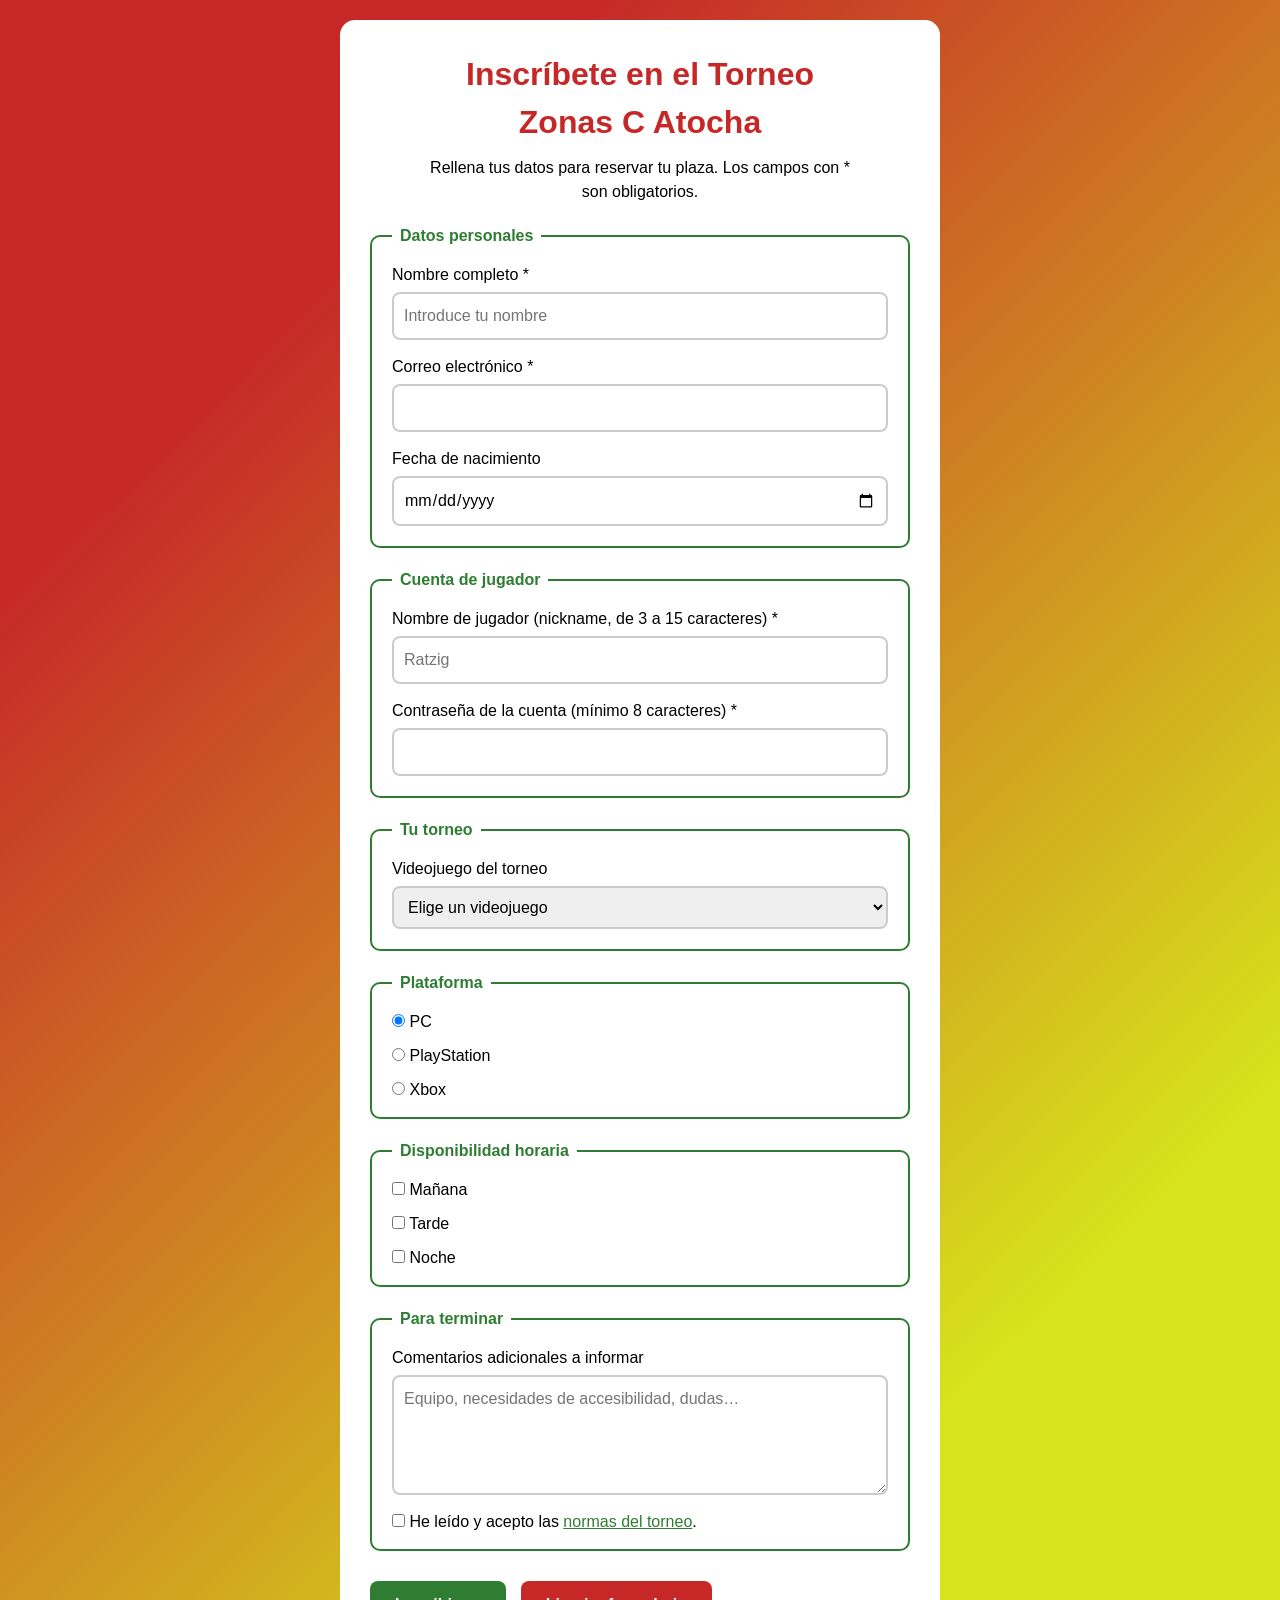
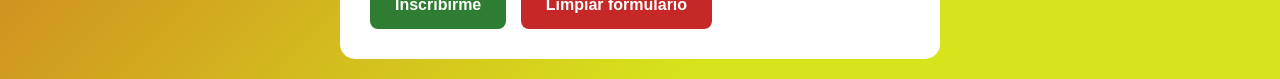
<file: index.html>
<!DOCTYPE html>
<html lang="es">
<head>
  <meta charset="UTF-8">
  <meta name="viewport" content="width=device-width, initial-scale=1">
  <title>Inscripción · Torneo Zonas C Atocha</title>
  <link rel="stylesheet" href="css/reset.css">
  <link rel="stylesheet" href="css/main.css">
</head>
<body>
  <main class="card">
    <h1>Inscríbete en el Torneo Zonas C Atocha</h1>
    <p class="sub">Rellena tus datos para reservar tu plaza. Los campos con * son obligatorios.</p>

    <form id="inscripcion" action="#" method="post">

      <fieldset>
        <legend>Datos personales</legend>

        <div class="field">
          <label for="nombre">Nombre completo *</label>
          <input type="text" id="nombre" name="nombre" placeholder="Introduce tu nombre" required>
        </div>

        <div class="field">
          <label for="email">Correo electrónico *</label>
          <input type="email" id="email" name="email" required>
        </div>

        <div class="field">
          <label for="nacimiento">Fecha de nacimiento</label>
          <input type="date" id="nacimiento" name="nacimiento" max="2010-11-12">
        </div>
      </fieldset>

      <fieldset>
        <legend>Cuenta de jugador</legend>

        <div class="field">
          <label for="nickname">Nombre de jugador (nickname, de 3 a 15 caracteres) *</label>
          <input type="text" id="nickname" name="nickname" minlength="3" maxlength="15" placeholder="Ratzig" required>
        </div>

        <div class="field">
          <label for="password">Contraseña de la cuenta (mínimo 8 caracteres) *</label>
          <input type="password" id="password" name="password" minlength="8" required>
        </div>
      </fieldset>

      <fieldset>
        <legend>Tu torneo</legend>

        <div class="field">
          <label for="juego">Videojuego del torneo</label>
          <select id="juego" name="juego">
            <option value="" selected>Elige un videojuego</option>
            <option value="arf">Arma Reforger</option>
            <option value="swh">Sex with Hitler</option>
            <option value="cs2">Counter-Strike 2</option>
            <option value="sq">Squad</option>
            <option value="aoe2">Age of Empires II</option>
            <option value="rocket-league">Rocket League</option>
          </select>
        </div>
      </fieldset>

      <fieldset>
        <legend>Plataforma</legend>

        <div class="opcion">
          <input type="radio" id="plat-pc" name="plataforma" value="pc" checked>
          <label for="plat-pc">PC</label>
        </div>
        <div class="opcion">
          <input type="radio" id="plat-ps" name="plataforma" value="ps">
          <label for="plat-ps">PlayStation</label>
        </div>
        <div class="opcion">
          <input type="radio" id="plat-xbox" name="plataforma" value="xbox">
          <label for="plat-xbox">Xbox</label>
        </div>
      </fieldset>

      <fieldset>
        <legend>Disponibilidad horaria</legend>

        <div class="opcion">
          <input type="checkbox" id="disp-manana" name="disponibilidad" value="manana">
          <label for="disp-manana">Mañana</label>
        </div>
        <div class="opcion">
          <input type="checkbox" id="disp-tarde" name="disponibilidad" value="tarde">
          <label for="disp-tarde">Tarde</label>
        </div>
        <div class="opcion">
          <input type="checkbox" id="disp-noche" name="disponibilidad" value="noche">
          <label for="disp-noche">Noche</label>
        </div>
      </fieldset>

      <fieldset>
        <legend>Para terminar</legend>

        <div class="field">
          <label for="comentarios">Comentarios adicionales a informar</label>
          <textarea id="comentarios" name="comentarios" rows="4" maxlength="500" placeholder="Equipo, necesidades de accesibilidad, dudas…"></textarea>
        </div>

        <div class="opcion">
          <input type="checkbox" id="normas" name="normas" value="aceptadas" required>
          <label for="normas">He leído y acepto las <a href="pages/normas.html" target="_blank">normas del torneo</a>.</label>
        </div>
      </fieldset>

      <button type="submit" class="btn-primary">Inscribirme</button>
      <button type="reset" class="btn-reset">Limpiar formulario</button>
    </form>
  </main>
</body>
</html>
</file>
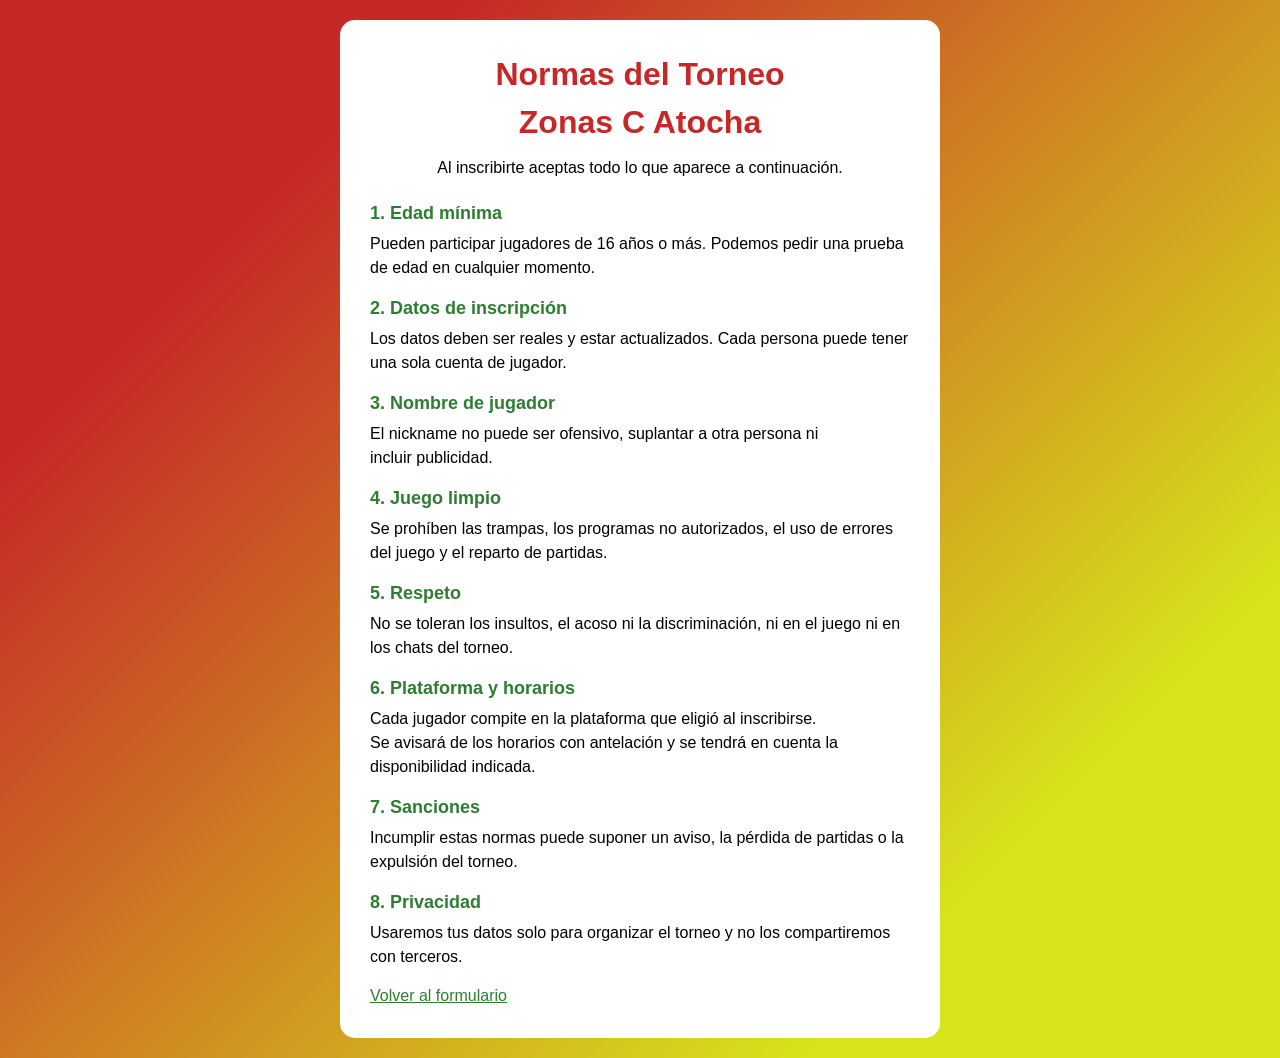
<file: pages/normas.html>
<!DOCTYPE html>
<html lang="es">
<head>
  <meta charset="UTF-8">
  <meta name="viewport" content="width=device-width, initial-scale=1">
  <title>Normas del torneo · Torneo Zonas C Atocha</title>
  <link rel="stylesheet" href="../css/reset.css">
  <link rel="stylesheet" href="../css/main.css">
</head>
<body>
  <main class="card">
    <h1>Normas del Torneo Zonas C Atocha</h1>
    <p class="sub">Al inscribirte aceptas todo lo que aparece a continuación.</p>

    <article>
      <h2>1. Edad mínima</h2>
      <p>Pueden participar jugadores de 16 años o más. Podemos pedir una prueba de edad en cualquier momento.</p>
    </article>
    <article>
      <h2>2. Datos de inscripción</h2>
      <p>Los datos deben ser reales y estar actualizados. Cada persona puede tener una sola cuenta de jugador.</p>
    </article>
    <article>
      <h2>3. Nombre de jugador</h2>
      <p>El nickname no puede ser ofensivo, suplantar a otra persona ni incluir publicidad.</p>
    </article>
    <article>
      <h2>4. Juego limpio</h2>
      <p>Se prohíben las trampas, los programas no autorizados, el uso de errores del juego y el reparto de partidas.</p>
    </article>
    <article>
      <h2>5. Respeto</h2>
      <p>No se toleran los insultos, el acoso ni la discriminación, ni en el juego ni en los chats del torneo.</p>
    </article>
    <article>
      <h2>6. Plataforma y horarios</h2>
      <p>Cada jugador compite en la plataforma que eligió al inscribirse. Se avisará de los horarios con antelación y se tendrá en cuenta la disponibilidad indicada.</p>
    </article>
    <article>
      <h2>7. Sanciones</h2>
      <p>Incumplir estas normas puede suponer un aviso, la pérdida de partidas o la expulsión del torneo.</p>
    </article>
    <article>
      <h2>8. Privacidad</h2>
      <p>Usaremos tus datos solo para organizar el torneo y no los compartiremos con terceros.</p>
    </article>

    <p><a href="../index.html">Volver al formulario</a></p>
  </main>
</body>
</html>
</file>
<file: css/main.css>
body {
  font-family: Arial, sans-serif;
  padding: 20px;
  min-height: 100vh;
  display: flex;
  justify-content: center;
  align-items: center;
  background: linear-gradient(135deg, #c62828 20%, #d7e41b 80%);
}

.card {
  width: 100%;
  max-width: 600px;
  padding: 30px;
  background: white;
  border-radius: 15px;
}

h1 {
  margin-bottom: 10px;
  text-align: center;
  color: #c62828;
}

.sub {
  margin-bottom: 20px;
  text-align: center;
}

fieldset {
  margin-bottom: 20px;
  padding: 15px 20px 5px;
  border: 2px solid #2e7d32;
  border-radius: 10px;
}

legend {
  padding: 0 8px;
  font-weight: bold;
  color: #2e7d32;
}

.field {
  margin-bottom: 15px;
}

.opcion {
  margin-bottom: 10px;
}

.field input,
.field select,
.field textarea {
  display: block;
  width: 100%;
  margin-top: 5px;
  padding: 10px;
  border: 2px solid #cccccc;
  border-radius: 8px;
}

.field input:focus,
.field select:focus,
.field textarea:focus {
  outline: none;
  border-color: #2e7d32;
  background: #e8f5e9;
}

a {
  color: #2e7d32;
}

button {
  margin: 10px 10px 0 0;
  padding: 12px 25px;
  font-weight: bold;
  color: white;
  border: none;
  border-radius: 8px;
  cursor: pointer;
}

.btn-primary {
  background: #2e7d32;
}

.btn-primary:hover {
  background: #1b5e20;
}

.btn-reset {
  background: #c62828;
}

.btn-reset:hover {
  background: #8e0000;
}

article {
  margin-bottom: 15px;
}

h2 {
  margin-bottom: 5px;
  font-size: 18px;
  color: #2e7d32;
}
</file>
